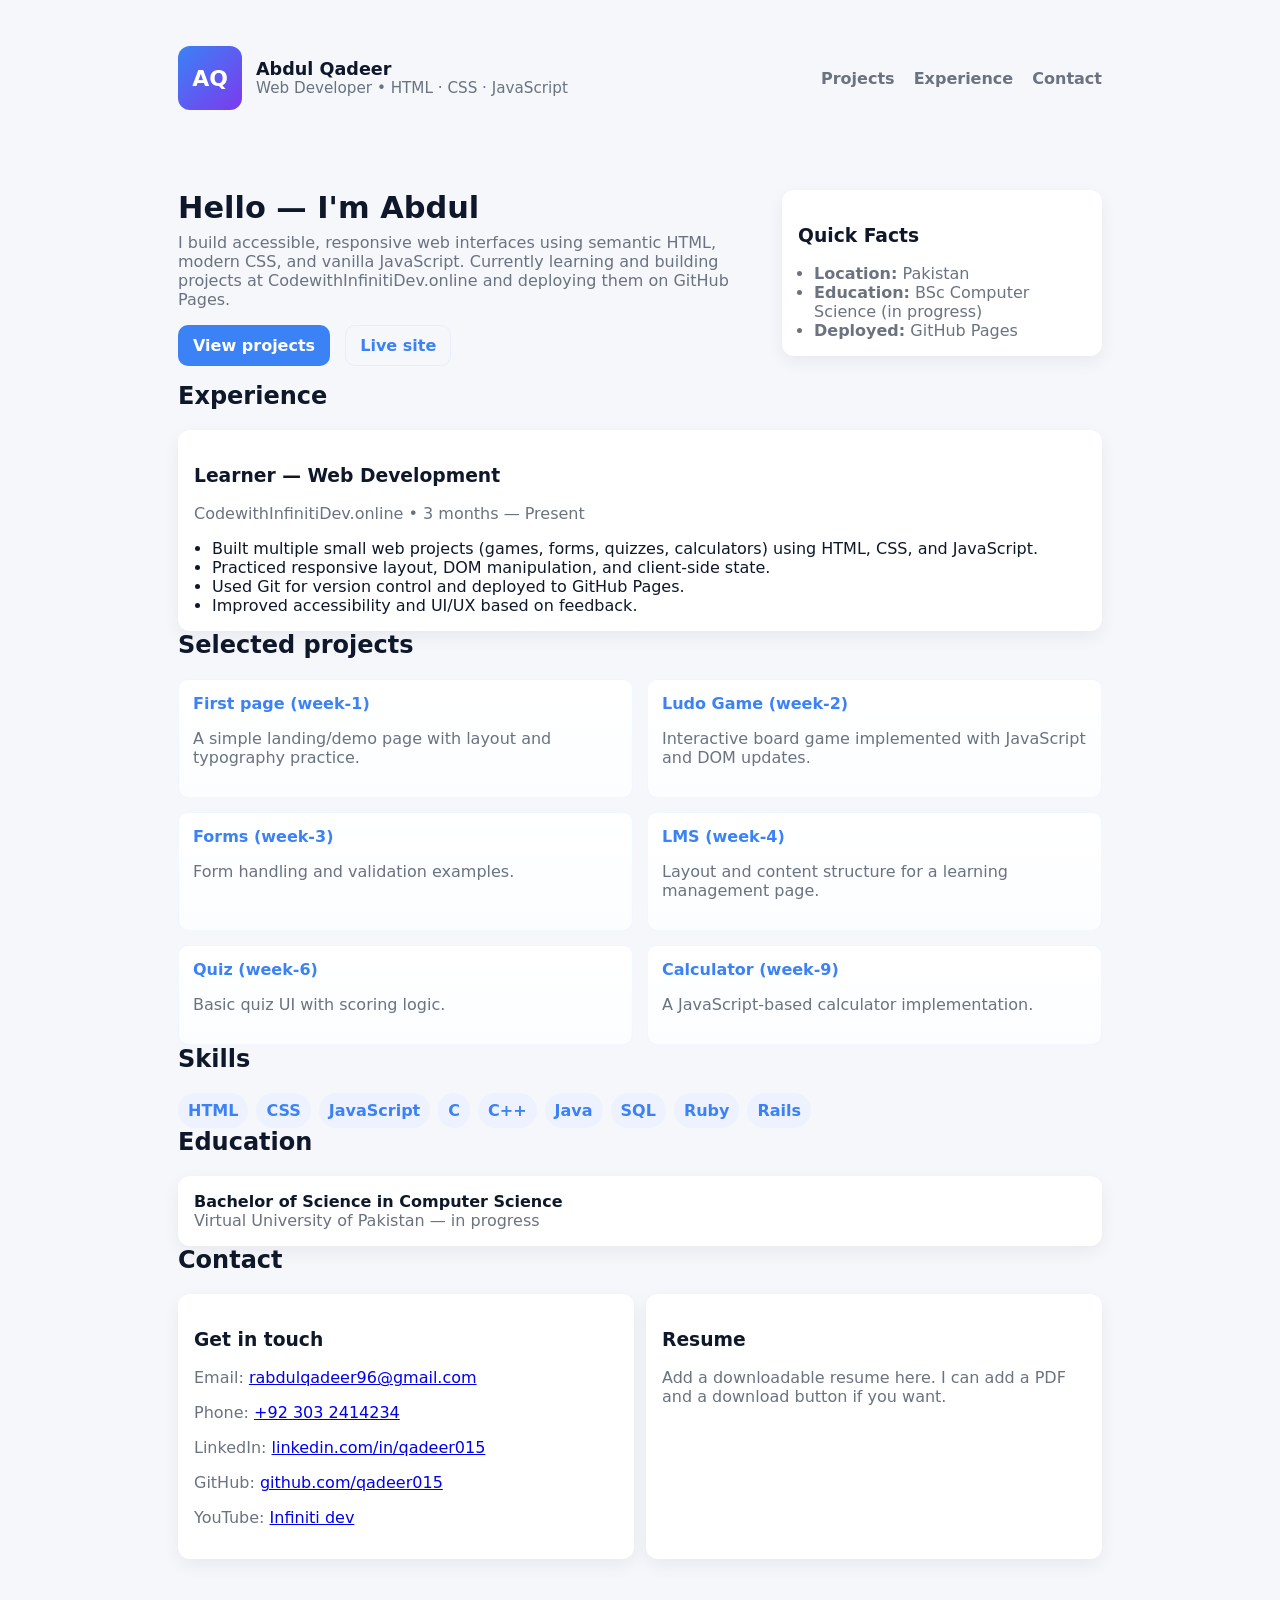
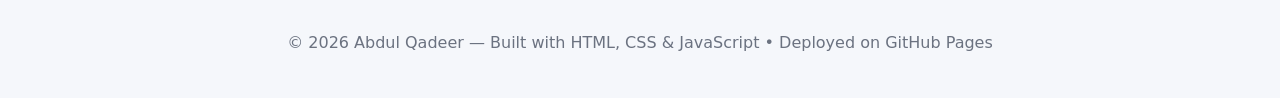
<file: index.html>
<!doctype html>
<html lang="en">
  <head>
    <meta charset="utf-8" />
    <meta name="viewport" content="width=device-width,initial-scale=1" />
    <title>Abdul Qadeer — Web Developer</title>
    <meta name="description" content="Portfolio of Abdul Qadeer — web developer skilled in HTML, CSS, JavaScript. Projects, experience, and contact information." />
    <link rel="stylesheet" href="home_page.css">
    <link rel="icon" href="/favicon.ico">
  </head>

  <body>
    <div class="site">
      <header class="site-header">
        <div class="container header-inner">
          <div class="brand">
            <div class="avatar">AQ</div>
            <div>
              <div class="name">Abdul Qadeer</div>
              <div class="role">Web Developer • HTML · CSS · JavaScript</div>
            </div>
          </div>
          <nav class="nav">
            <a href="#projects">Projects</a>
            <a href="#experience">Experience</a>
            <a href="#contact">Contact</a>
          </nav>
        </div>
      </header>

      <main class="container">
        <section class="hero">
          <div class="hero-left">
            <h1>Hello — I'm <strong>Abdul</strong></h1>
            <p class="lead">I build accessible, responsive web interfaces using semantic HTML, modern CSS, and vanilla JavaScript. Currently learning and building projects at CodewithInfinitiDev.online and deploying them on GitHub Pages.</p>
            <p class="actions">
              <a class="btn primary" href="#projects">View projects</a>
              <a class="btn ghost" href="https://qadeer015.github.io/code-with-Qadeer.dev/" target="_blank" rel="noopener">Live site</a>
            </p>
          </div>
          <div class="hero-right">
            <div class="card summary-card">
              <h3>Quick Facts</h3>
              <ul>
                <li><strong>Location:</strong> Pakistan</li>
                <li><strong>Education:</strong> BSc Computer Science (in progress)</li>
                <li><strong>Deployed:</strong> GitHub Pages</li>
              </ul>
            </div>
          </div>
        </section>

        <section id="experience">
          <h2>Experience</h2>
          <div class="job card">
            <h3>Learner — Web Development</h3>
            <p class="muted">CodewithInfinitiDev.online • 3 months — Present</p>
            <ul>
              <li>Built multiple small web projects (games, forms, quizzes, calculators) using HTML, CSS, and JavaScript.</li>
              <li>Practiced responsive layout, DOM manipulation, and client-side state.</li>
              <li>Used Git for version control and deployed to GitHub Pages.</li>
              <li>Improved accessibility and UI/UX based on feedback.</li>
            </ul>
          </div>
        </section>

        <section id="projects">
          <h2>Selected projects</h2>
          <div class="projects-grid">
            <article class="project">
              <h4><a href="/week-1/index.html">First page (week-1)</a></h4>
              <p class="muted">A simple landing/demo page with layout and typography practice.</p>
            </article>

            <article class="project">
              <h4><a href="/week-2/Qadeer_ludo/Ludo.html">Ludo Game (week-2)</a></h4>
              <p class="muted">Interactive board game implemented with JavaScript and DOM updates.</p>
            </article>

            <article class="project">
              <h4><a href="/week-3/forms/first_form.html">Forms (week-3)</a></h4>
              <p class="muted">Form handling and validation examples.</p>
            </article>

            <article class="project">
              <h4><a href="/week-4/lms.html">LMS (week-4)</a></h4>
              <p class="muted">Layout and content structure for a learning management page.</p>
            </article>

            <article class="project">
              <h4><a href="/week-6/exam.html">Quiz (week-6)</a></h4>
              <p class="muted">Basic quiz UI with scoring logic.</p>
            </article>

            <article class="project">
              <h4><a href="/week-9/index.html">Calculator (week-9)</a></h4>
              <p class="muted">A JavaScript-based calculator implementation.</p>
            </article>
          </div>
        </section>

        <section id="skills">
          <h2>Skills</h2>
          <div class="skills">
            <span>HTML</span><span>CSS</span><span>JavaScript</span><span>C</span><span>C++</span><span>Java</span><span>SQL</span><span>Ruby</span><span>Rails</span>
          </div>
        </section>

        <section id="education">
          <h2>Education</h2>
          <div class="card">
            <strong>Bachelor of Science in Computer Science</strong>
            <div class="muted">Virtual University of Pakistan — in progress</div>
          </div>
        </section>

        <section id="contact">
          <h2>Contact</h2>
          <div class="contact-grid">
            <div class="card">
              <h3>Get in touch</h3>
              <p class="muted">Email: <a href="mailto:rabdulqadeer96@gmail.com">rabdulqadeer96@gmail.com</a></p>
              <p class="muted">Phone: <a href="tel:+923032414234">+92 303 2414234</a></p>
              <p class="muted">LinkedIn: <a href="https://www.linkedin.com/in/qadeer015/" target="_blank" rel="noopener">linkedin.com/in/qadeer015</a></p>
              <p class="muted">GitHub: <a href="https://github.com/qadeer015" target="_blank" rel="noopener">github.com/qadeer015</a></p>
              <p class="muted">YouTube: <a href="https://www.youtube.com/channel/UC8-rj_oDuKJ8bY7-kmUNDqg" target="_blank" rel="noopener">Infiniti dev</a></p>
            </div>

            <div class="card">
              <h3>Resume</h3>
              <p class="muted">Add a downloadable resume here. I can add a PDF and a download button if you want.</p>
            </div>
          </div>
        </section>

      </main>

      <footer class="site-footer">
        <div class="container">© 2026 Abdul Qadeer — Built with HTML, CSS & JavaScript • Deployed on GitHub Pages</div>
      </footer>
    </div>
  </body>
</html>
</file>
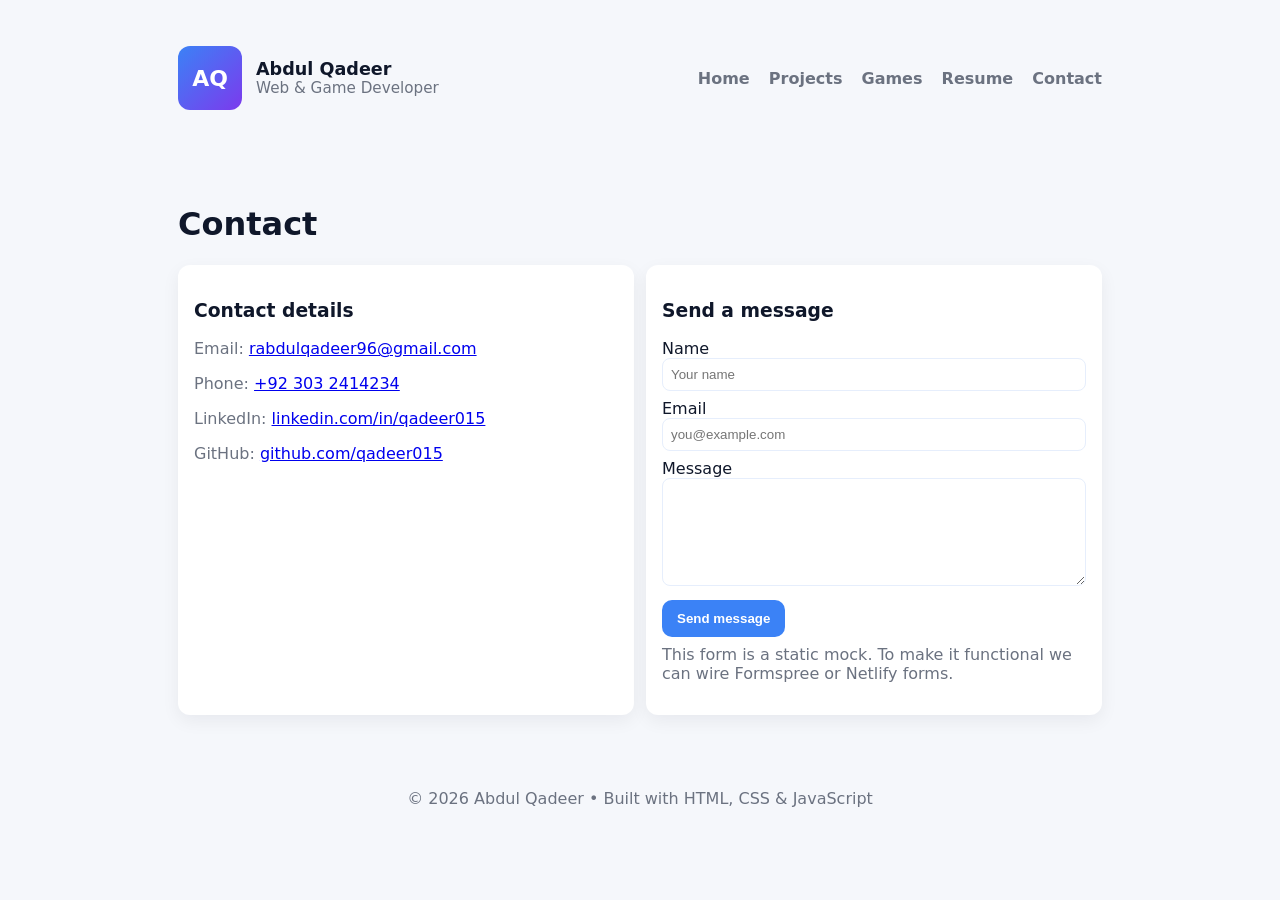
<file: contact.html>
<!doctype html>
<html lang="en">
  <head>
    <meta charset="utf-8" />
    <meta name="viewport" content="width=device-width,initial-scale=1" />
    <title>Contact — Abdul Qadeer</title>
    <link rel="stylesheet" href="home_page.css">
    <link rel="icon" href="/favicon.svg">
  </head>
  <body>
    <header class="site-header">
      <div class="container header-inner">
        <div class="brand">
          <div class="avatar">AQ</div>
          <div>
            <div class="name">Abdul Qadeer</div>
            <div class="role">Web & Game Developer</div>
          </div>
        </div>
        <nav class="nav">
          <a href="/index.html">Home</a>
          <a href="/projects.html">Projects</a>
          <a href="/games.html">Games</a>
          <a href="/resume.html">Resume</a>
          <a href="/contact.html">Contact</a>
        </nav>
      </div>
    </header>

    <main class="container">
      <h1>Contact</h1>
      <div class="contact-grid">
        <div class="card">
          <h3>Contact details</h3>
          <p class="muted">Email: <a href="mailto:rabdulqadeer96@gmail.com">rabdulqadeer96@gmail.com</a></p>
          <p class="muted">Phone: <a href="tel:+923032414234">+92 303 2414234</a></p>
          <p class="muted">LinkedIn: <a href="https://www.linkedin.com/in/qadeer015/" target="_blank">linkedin.com/in/qadeer015</a></p>
          <p class="muted">GitHub: <a href="https://github.com/qadeer015" target="_blank">github.com/qadeer015</a></p>
        </div>

        <div class="card">
          <h3>Send a message</h3>
          <form>
            <label for="name">Name</label><br>
            <input id="name" name="name" placeholder="Your name" style="width:100%;padding:8px;border-radius:8px;margin-bottom:8px;border:1px solid #e6eefc"/>
            <label for="email">Email</label><br>
            <input id="email" name="email" placeholder="you@example.com" style="width:100%;padding:8px;border-radius:8px;margin-bottom:8px;border:1px solid #e6eefc"/>
            <label for="message">Message</label><br>
            <textarea id="message" name="message" rows="6" style="width:100%;padding:8px;border-radius:8px;border:1px solid #e6eefc"></textarea>
            <div style="margin-top:10px"><button class="btn primary" type="button">Send message</button></div>
            <p class="muted" style="margin-top:8px">This form is a static mock. To make it functional we can wire Formspree or Netlify forms.</p>
          </form>
        </div>
      </div>
    </main>

    <footer class="site-footer">
      <div class="container">© 2026 Abdul Qadeer • Built with HTML, CSS & JavaScript</div>
    </footer>
  </body>
</html>
</file>
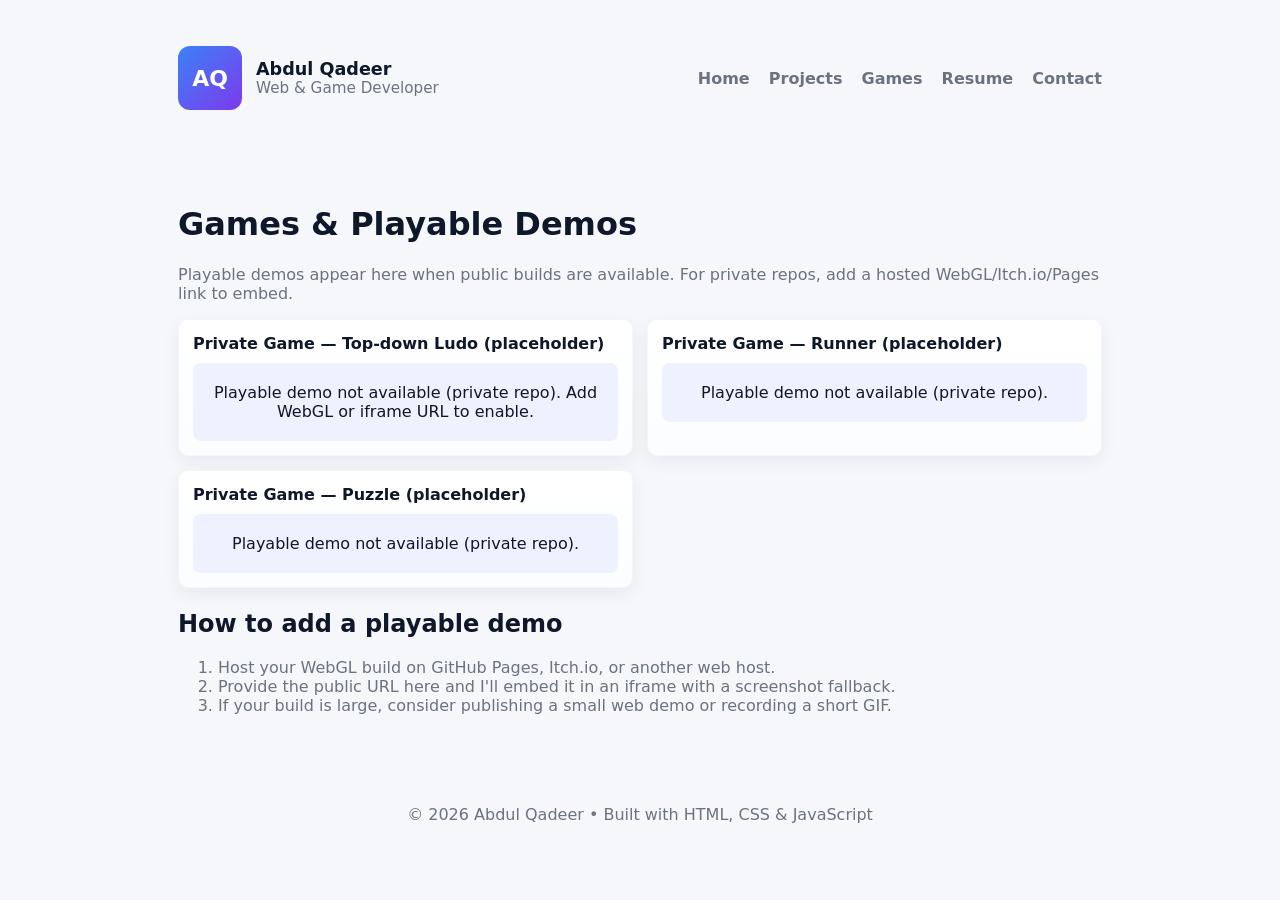
<file: games.html>
<!doctype html>
<html lang="en">
  <head>
    <meta charset="utf-8" />
    <meta name="viewport" content="width=device-width,initial-scale=1" />
    <title>Games — Abdul Qadeer</title>
    <meta name="description" content="Playable demos and game catalog by Abdul Qadeer. WebGL / iframe embeds and fallbacks." />
    <link rel="stylesheet" href="home_page.css">
    <link rel="icon" href="/favicon.svg">
  </head>
  <body>
    <header class="site-header">
      <div class="container header-inner">
        <div class="brand">
          <div class="avatar">AQ</div>
          <div>
            <div class="name">Abdul Qadeer</div>
            <div class="role">Web & Game Developer</div>
          </div>
        </div>
        <nav class="nav">
          <a href="/index.html">Home</a>
          <a href="/projects.html">Projects</a>
          <a href="/games.html">Games</a>
          <a href="/resume.html">Resume</a>
          <a href="/contact.html">Contact</a>
        </nav>
      </div>
    </header>

    <main class="container">
      <h1>Games & Playable Demos</h1>
      <p class="muted">Playable demos appear here when public builds are available. For private repos, add a hosted WebGL/Itch.io/Pages link to embed.</p>

      <section class="projects-grid">
        <!-- Example public embed placeholder (no public game URLs available) -->
        <article class="project card">
          <h4>Private Game — Top-down Ludo (placeholder)</h4>
          <div style="background:#eef2ff;border-radius:8px;padding:20px;margin-top:10px;text-align:center">Playable demo not available (private repo). Add WebGL or iframe URL to enable.</div>
        </article>

        <article class="project card">
          <h4>Private Game — Runner (placeholder)</h4>
          <div style="background:#eef2ff;border-radius:8px;padding:20px;margin-top:10px;text-align:center">Playable demo not available (private repo).</div>
        </article>

        <article class="project card">
          <h4>Private Game — Puzzle (placeholder)</h4>
          <div style="background:#eef2ff;border-radius:8px;padding:20px;margin-top:10px;text-align:center">Playable demo not available (private repo).</div>
        </article>

      </section>

      <section style="margin-top:22px">
        <h2>How to add a playable demo</h2>
        <ol class="muted">
          <li>Host your WebGL build on GitHub Pages, Itch.io, or another web host.</li>
          <li>Provide the public URL here and I'll embed it in an iframe with a screenshot fallback.</li>
          <li>If your build is large, consider publishing a small web demo or recording a short GIF.</li>
        </ol>
      </section>

    </main>

    <footer class="site-footer">
      <div class="container">© 2026 Abdul Qadeer • Built with HTML, CSS & JavaScript</div>
    </footer>
  </body>
</html>
</file>
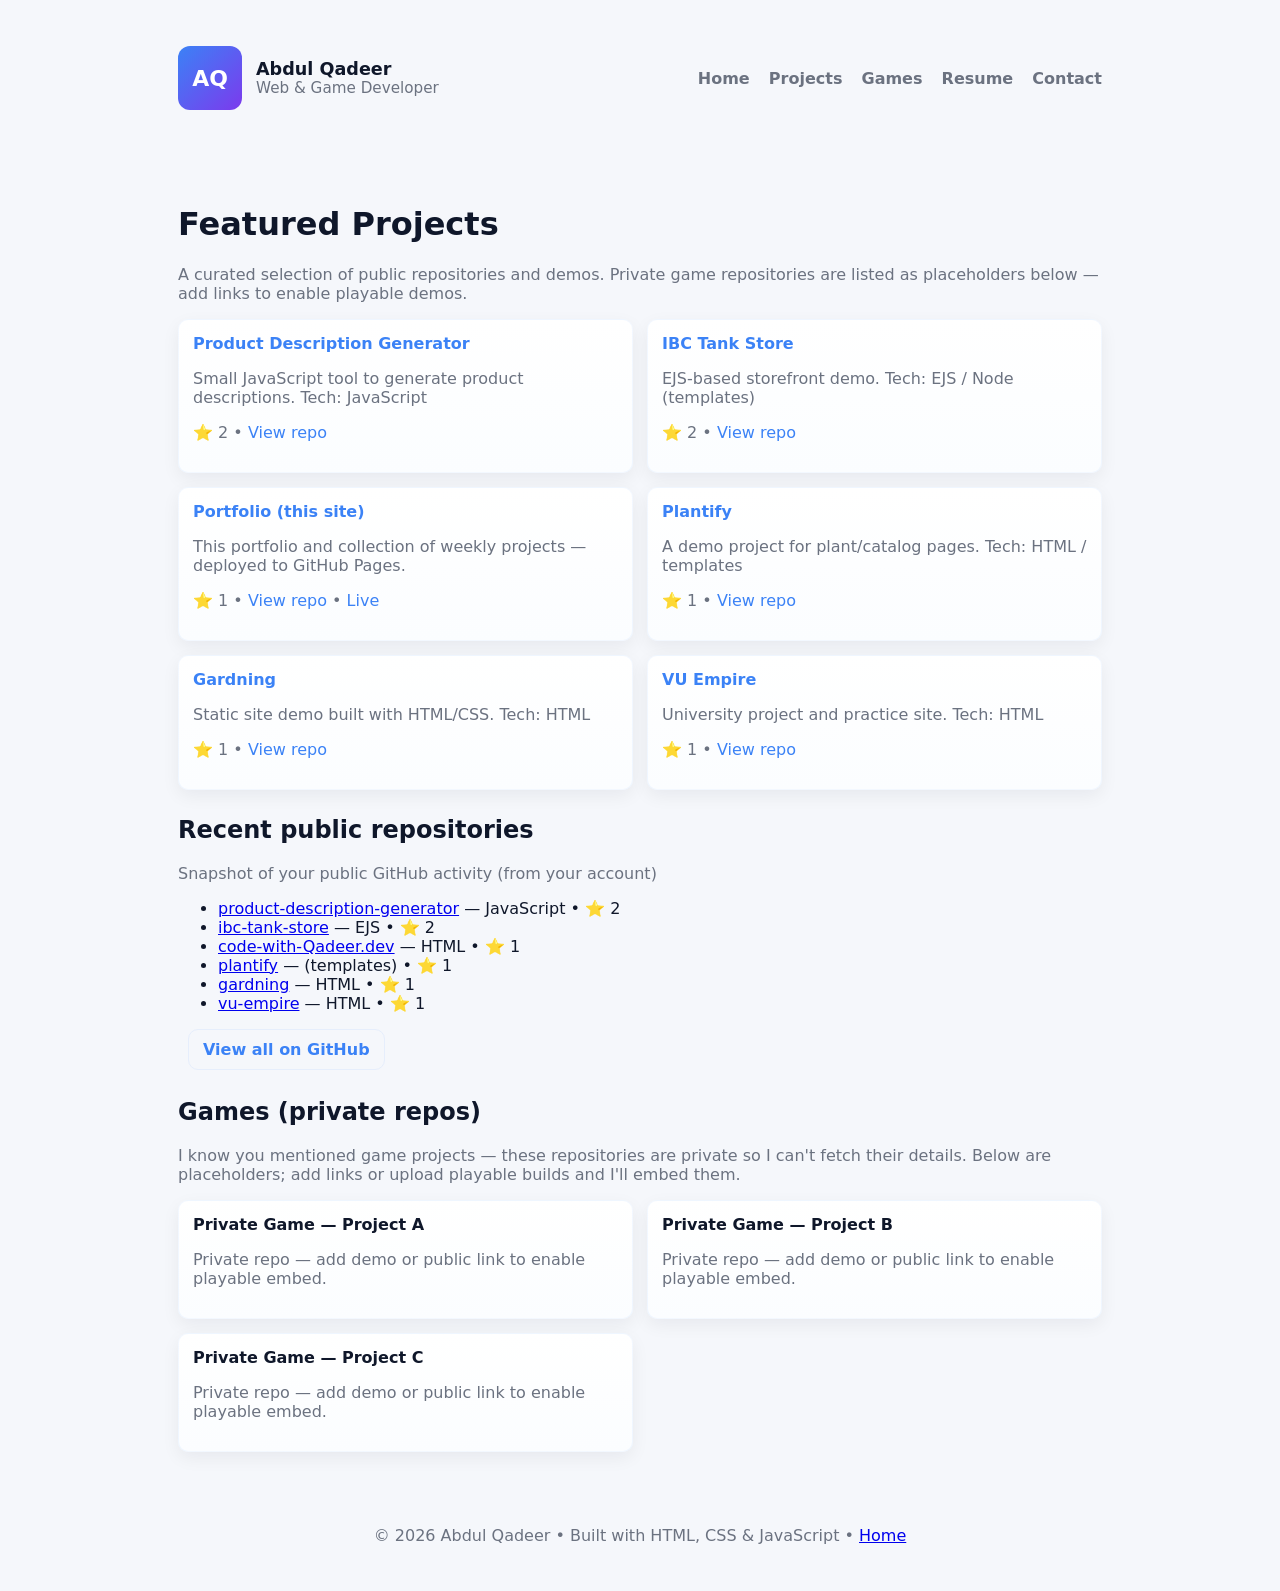
<file: projects.html>
<!doctype html>
<html lang="en">
  <head>
    <meta charset="utf-8" />
    <meta name="viewport" content="width=device-width,initial-scale=1" />
    <title>Projects — Abdul Qadeer</title>
    <meta name="description" content="Projects by Abdul Qadeer — web apps and demos. GitHub activity and featured projects." />
    <link rel="stylesheet" href="home_page.css">
    <link rel="icon" href="/favicon.svg">
  </head>
  <body>
    <header class="site-header">
      <div class="container header-inner">
        <div class="brand">
          <div class="avatar">AQ</div>
          <div>
            <div class="name">Abdul Qadeer</div>
            <div class="role">Web & Game Developer</div>
          </div>
        </div>
        <nav class="nav">
          <a href="/index.html">Home</a>
          <a href="/projects.html">Projects</a>
          <a href="/games.html">Games</a>
          <a href="/resume.html">Resume</a>
          <a href="/contact.html">Contact</a>
        </nav>
      </div>
    </header>

    <main class="container">
      <h1>Featured Projects</h1>
      <p class="muted">A curated selection of public repositories and demos. Private game repositories are listed as placeholders below — add links to enable playable demos.</p>

      <div class="projects-grid">

        <article class="project card">
          <h4><a href="https://github.com/qadeer015/product-description-generator" target="_blank" rel="noopener">Product Description Generator</a></h4>
          <p class="muted">Small JavaScript tool to generate product descriptions. Tech: JavaScript</p>
          <p class="muted">⭐ 2 • <a href="https://github.com/qadeer015/product-description-generator" target="_blank">View repo</a></p>
        </article>

        <article class="project card">
          <h4><a href="https://github.com/qadeer015/ibc-tank-store" target="_blank" rel="noopener">IBC Tank Store</a></h4>
          <p class="muted">EJS-based storefront demo. Tech: EJS / Node (templates)</p>
          <p class="muted">⭐ 2 • <a href="https://github.com/qadeer015/ibc-tank-store" target="_blank">View repo</a></p>
        </article>

        <article class="project card">
          <h4><a href="/" target="_blank" rel="noopener">Portfolio (this site)</a></h4>
          <p class="muted">This portfolio and collection of weekly projects — deployed to GitHub Pages.</p>
          <p class="muted">⭐ 1 • <a href="https://github.com/qadeer015/code-with-Qadeer.dev" target="_blank">View repo</a> • <a href="https://qadeer015.github.io/code-with-Qadeer.dev/" target="_blank">Live</a></p>
        </article>

        <article class="project card">
          <h4><a href="https://github.com/qadeer015/plantify" target="_blank" rel="noopener">Plantify</a></h4>
          <p class="muted">A demo project for plant/catalog pages. Tech: HTML / templates</p>
          <p class="muted">⭐ 1 • <a href="https://github.com/qadeer015/plantify" target="_blank">View repo</a></p>
        </article>

        <article class="project card">
          <h4><a href="https://github.com/qadeer015/gardning" target="_blank" rel="noopener">Gardning</a></h4>
          <p class="muted">Static site demo built with HTML/CSS. Tech: HTML</p>
          <p class="muted">⭐ 1 • <a href="https://github.com/qadeer015/gardning" target="_blank">View repo</a></p>
        </article>

        <article class="project card">
          <h4><a href="https://github.com/qadeer015/vu-empire" target="_blank" rel="noopener">VU Empire</a></h4>
          <p class="muted">University project and practice site. Tech: HTML</p>
          <p class="muted">⭐ 1 • <a href="https://github.com/qadeer015/vu-empire" target="_blank">View repo</a></p>
        </article>

      </div>

      <section style="margin-top:26px">
        <h2>Recent public repositories</h2>
        <p class="muted">Snapshot of your public GitHub activity (from your account)</p>
        <ul>
          <li><a href="https://github.com/qadeer015/product-description-generator" target="_blank">product-description-generator</a> — JavaScript • ⭐ 2</li>
          <li><a href="https://github.com/qadeer015/ibc-tank-store" target="_blank">ibc-tank-store</a> — EJS • ⭐ 2</li>
          <li><a href="https://github.com/qadeer015/code-with-Qadeer.dev" target="_blank">code-with-Qadeer.dev</a> — HTML • ⭐ 1</li>
          <li><a href="https://github.com/qadeer015/plantify" target="_blank">plantify</a> — (templates) • ⭐ 1</li>
          <li><a href="https://github.com/qadeer015/gardning" target="_blank">gardning</a> — HTML • ⭐ 1</li>
          <li><a href="https://github.com/qadeer015/vu-empire" target="_blank">vu-empire</a> — HTML • ⭐ 1</li>
        </ul>
        <p><a class="btn ghost" href="https://github.com/qadeer015" target="_blank">View all on GitHub</a></p>
      </section>

      <section style="margin-top:28px">
        <h2>Games (private repos)</h2>
        <p class="muted">I know you mentioned game projects — these repositories are private so I can't fetch their details. Below are placeholders; add links or upload playable builds and I'll embed them.</p>

        <div class="projects-grid">
          <article class="project card">
            <h4>Private Game — Project A</h4>
            <p class="muted">Private repo — add demo or public link to enable playable embed.</p>
          </article>
          <article class="project card">
            <h4>Private Game — Project B</h4>
            <p class="muted">Private repo — add demo or public link to enable playable embed.</p>
          </article>
          <article class="project card">
            <h4>Private Game — Project C</h4>
            <p class="muted">Private repo — add demo or public link to enable playable embed.</p>
          </article>
        </div>
      </section>

    </main>

    <footer class="site-footer">
      <div class="container">© 2026 Abdul Qadeer • Built with HTML, CSS & JavaScript • <a href="/index.html">Home</a></div>
    </footer>
  </body>
</html>
</file>
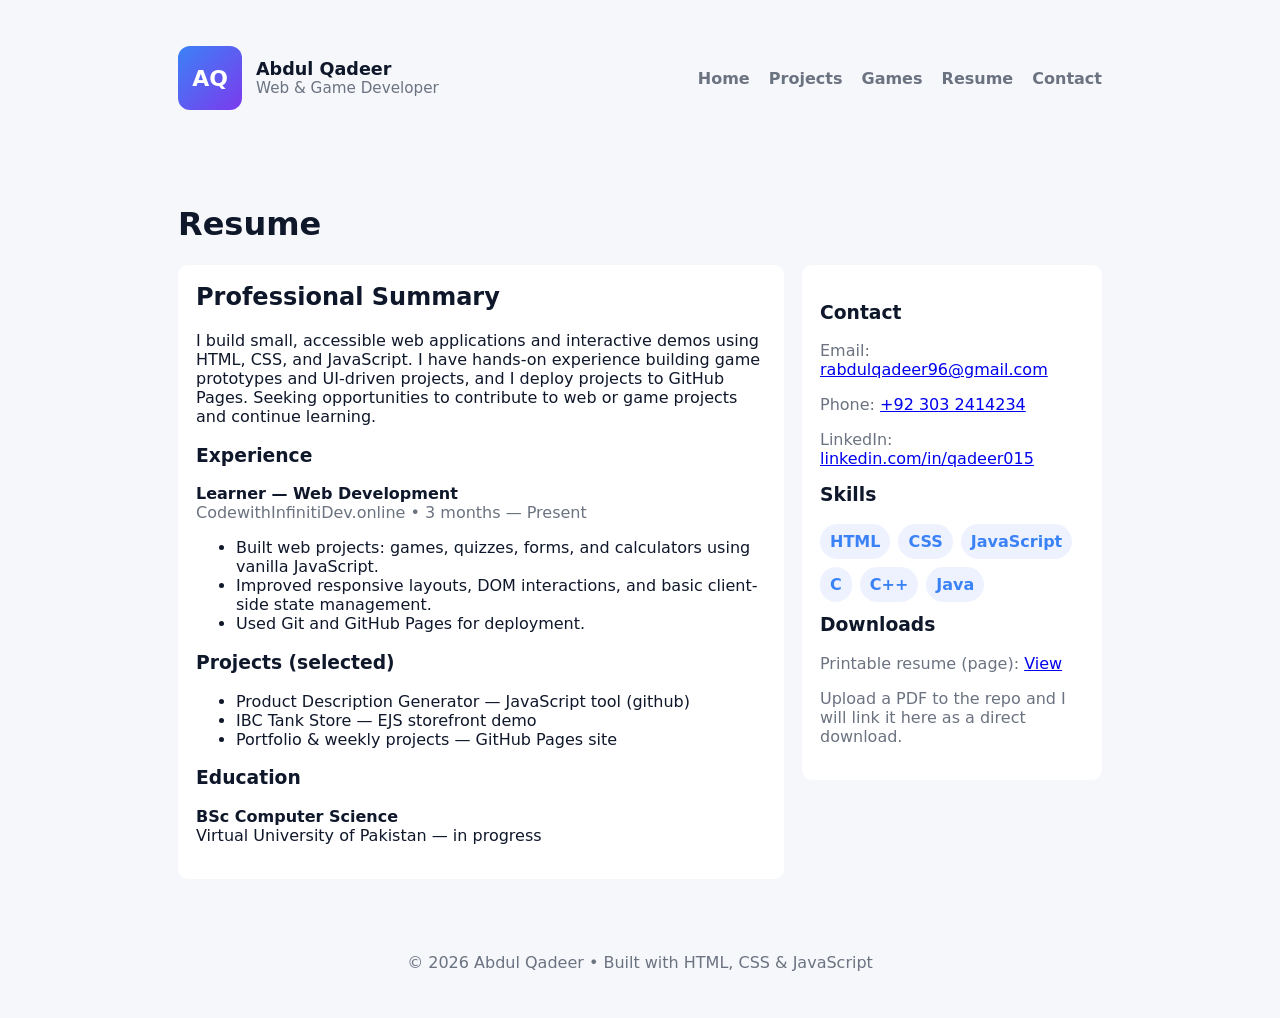
<file: resume.html>
<!doctype html>
<html lang="en">
  <head>
    <meta charset="utf-8" />
    <meta name="viewport" content="width=device-width,initial-scale=1" />
    <title>Resume — Abdul Qadeer</title>
    <meta name="description" content="Resume and professional summary for Abdul Qadeer." />
    <link rel="stylesheet" href="home_page.css">
    <link rel="icon" href="/favicon.svg">
    <style>
      /* small printable tweaks */
      .resume-layout{display:grid;grid-template-columns:1fr 300px;gap:18px}
      .resume-card{padding:18px;background:#fff;border-radius:10px}
      @media (max-width:900px){.resume-layout{grid-template-columns:1fr}}
    </style>
  </head>
  <body>
    <header class="site-header">
      <div class="container header-inner">
        <div class="brand">
          <div class="avatar">AQ</div>
          <div>
            <div class="name">Abdul Qadeer</div>
            <div class="role">Web & Game Developer</div>
          </div>
        </div>
        <nav class="nav">
          <a href="/index.html">Home</a>
          <a href="/projects.html">Projects</a>
          <a href="/games.html">Games</a>
          <a href="/resume.html">Resume</a>
          <a href="/contact.html">Contact</a>
        </nav>
      </div>
    </header>

    <main class="container">
      <h1>Resume</h1>
      <div class="resume-layout">
        <div>
          <div class="resume-card">
            <h2 style="margin-top:0">Professional Summary</h2>
            <p>I build small, accessible web applications and interactive demos using HTML, CSS, and JavaScript. I have hands-on experience building game prototypes and UI-driven projects, and I deploy projects to GitHub Pages. Seeking opportunities to contribute to web or game projects and continue learning.</p>

            <h3>Experience</h3>
            <div>
              <strong>Learner — Web Development</strong>
              <div class="muted">CodewithInfinitiDev.online • 3 months — Present</div>
              <ul>
                <li>Built web projects: games, quizzes, forms, and calculators using vanilla JavaScript.</li>
                <li>Improved responsive layouts, DOM interactions, and basic client-side state management.</li>
                <li>Used Git and GitHub Pages for deployment.</li>
              </ul>
            </div>

            <h3>Projects (selected)</h3>
            <ul>
              <li>Product Description Generator — JavaScript tool (github)</li>
              <li>IBC Tank Store — EJS storefront demo</li>
              <li>Portfolio & weekly projects — GitHub Pages site</li>
            </ul>

            <h3>Education</h3>
            <p><strong>BSc Computer Science</strong><br>Virtual University of Pakistan — in progress</p>
          </div>
        </div>

        <aside>
          <div class="resume-card">
            <h3>Contact</h3>
            <p class="muted">Email: <a href="mailto:rabdulqadeer96@gmail.com">rabdulqadeer96@gmail.com</a></p>
            <p class="muted">Phone: <a href="tel:+923032414234">+92 303 2414234</a></p>
            <p class="muted">LinkedIn: <a href="https://www.linkedin.com/in/qadeer015/" target="_blank">linkedin.com/in/qadeer015</a></p>

            <h3 style="margin-top:12px">Skills</h3>
            <div class="skills">
              <span>HTML</span><span>CSS</span><span>JavaScript</span><span>C</span><span>C++</span><span>Java</span>
            </div>

            <h3 style="margin-top:12px">Downloads</h3>
            <p class="muted">Printable resume (page): <a href="/resume.html">View</a></p>
            <p class="muted">Upload a PDF to the repo and I will link it here as a direct download.</p>
          </div>
        </aside>
      </div>
    </main>

    <footer class="site-footer">
      <div class="container">© 2026 Abdul Qadeer • Built with HTML, CSS & JavaScript</div>
    </footer>
  </body>
</html>
</file>
<file: home_page.css>
/* home_page.css - professional UI improvements */
:root{
  --bg: #f5f7fb;
  --card: #ffffff;
  --accent: #3b82f6;
  --muted: #6b7280;
  --text: #0f172a;
  --radius: 12px;
}
*{box-sizing:border-box}
html,body{height:100%;margin:0;font-family:Inter, system-ui, -apple-system, "Segoe UI", Roboto, "Helvetica Neue", Arial;color:var(--text);background:var(--bg)}
.container{max-width:980px;margin:0 auto;padding:28px}
.header-inner{display:flex;justify-content:space-between;align-items:center}
.brand{display:flex;gap:14px;align-items:center}
.avatar{width:64px;height:64px;border-radius:12px;background:linear-gradient(135deg,var(--accent),#7c3aed);display:flex;align-items:center;justify-content:center;color:#fff;font-weight:700;font-size:22px}
.name{font-weight:700;font-size:1.1rem}
.role{color:var(--muted);font-size:0.95rem}
.nav a{margin-left:14px;color:var(--muted);text-decoration:none;font-weight:600}
.site-header{background:transparent;padding:18px 0}
.hero{display:grid;grid-template-columns:1fr 320px;gap:22px;align-items:start;padding-top:6px}
.hero-left h1{font-size:1.9rem;margin:0 0 8px}
.lead{color:var(--muted);margin:0 0 12px}
.btn{display:inline-block;padding:10px 14px;border-radius:10px;text-decoration:none;font-weight:700;border:1px solid transparent}
.btn.primary{background:var(--accent);color:#fff}
.btn.ghost{background:transparent;border-color:#e6eefc;color:var(--accent);margin-left:10px}
.card{background:var(--card);padding:16px;border-radius:var(--radius);box-shadow:0 6px 18px rgba(12,15,30,0.06)}
.summary-card ul{margin:8px 0 0;padding-left:16px;color:var(--muted)}
.job ul{margin:8px 0 0;padding-left:18px}
h2{margin-top:0}
.projects-grid{display:grid;grid-template-columns:repeat(2,1fr);gap:14px;margin-top:10px}
.project{padding:14px;border-radius:10px;background:linear-gradient(180deg,#fff,#fbfdff);border:1px solid rgba(59,130,246,0.06)}
.project h4{margin:0 0 6px}
.project a{color:var(--accent);text-decoration:none}
.skills{display:flex;flex-wrap:wrap;gap:8px}
.skills span{background:#eef2ff;color:var(--accent);padding:8px 10px;border-radius:999px;font-weight:700}
.muted{color:var(--muted)}
.contact-grid{display:grid;grid-template-columns:1fr 1fr;gap:12px}
.site-footer{padding:18px 0;color:var(--muted);text-align:center}

/* Responsive */
@media (max-width:980px){
  .hero{grid-template-columns:1fr}
  .projects-grid{grid-template-columns:1fr}
  .contact-grid{grid-template-columns:1fr}
  .nav a{margin-left:10px}
}
</file>
